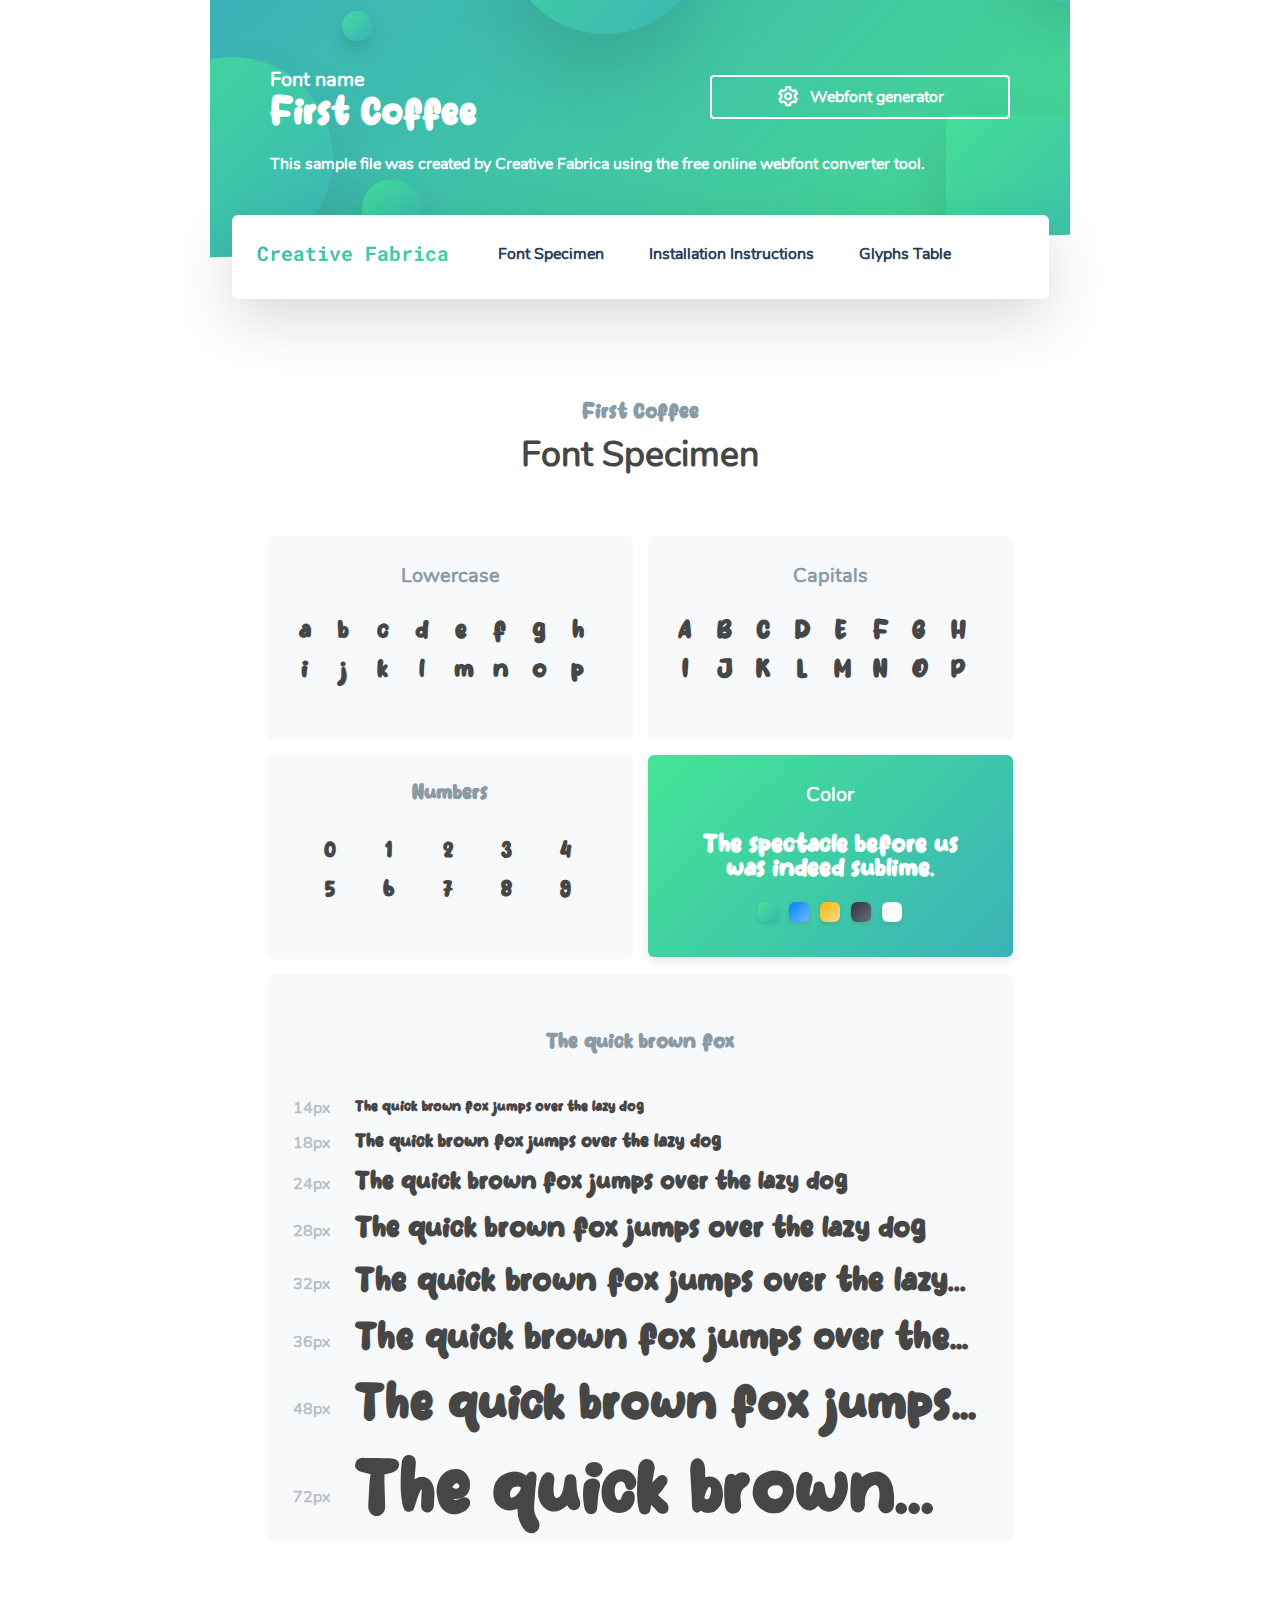
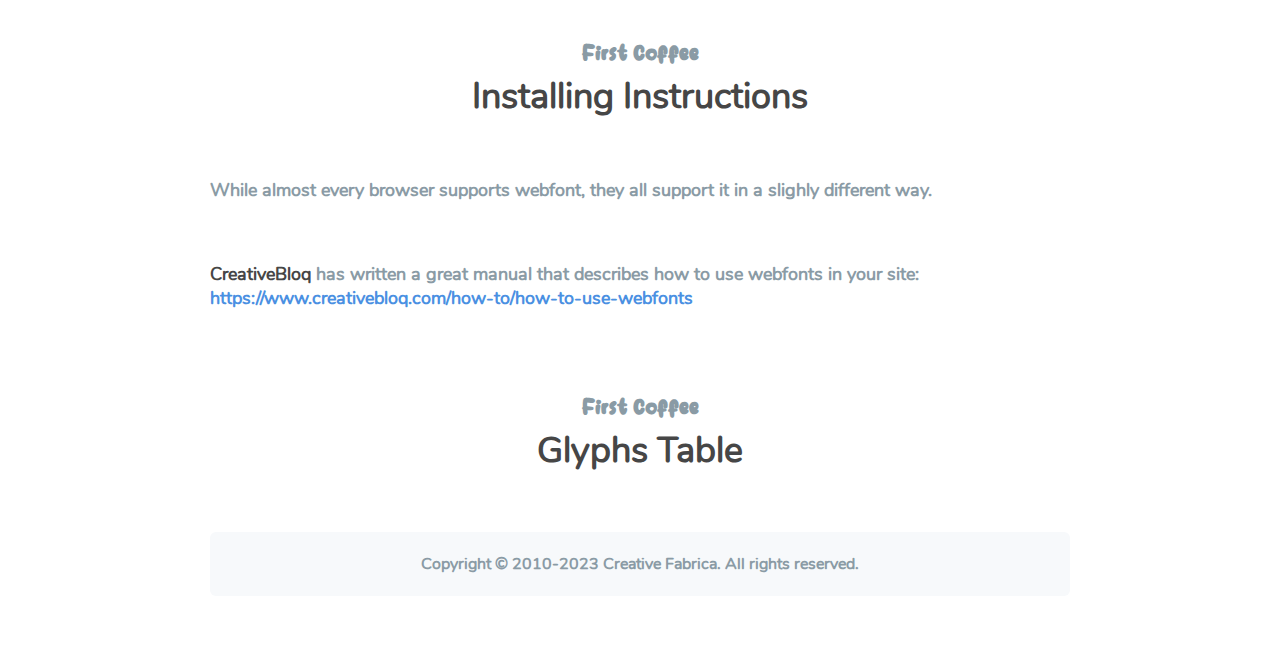
<file: font/index.html>
<!DOCTYPE html>
<html lang="en">
<head>
    <meta charset="UTF-8">
    <meta http-equiv="X-UA-Compatible" content="ie=edge">
    <meta name="viewport" content="width=device-width">
    <title>Webfont Specimen First Coffee by Creative Fabrica</title>
    <link rel="stylesheet" href="First Coffee.css">
    <link rel="stylesheet" href="./specimen_files/css/boxicons.min.css">
    <link rel="stylesheet" href="./specimen_files/css/style.css">
    <link rel="icon" href="./specimen_files/images/favicon.png">
    <style>
        body {
            font-family: 'First Coffee';
            font-weight: Regular;
        }
    </style>
</head>
<body>
    <div class="cover-section c-section">
		<div class="cover-section_cta">
			<div class="c-row">
				<div class="c-row_column">
					<h1 class="cover-section_headline">
						<span class="cover-section_headline--smaller keep-page-font">Font name</span> <br>
						First Coffee
					</h1>
				</div>
				<div class="c-row_column c-row_column--align-right center-vertical c-row_column--no-margin-right ">
					<a class="l-button l-button--outlined btn-animated-top-bottom" href="https://www.creativefabrica.com/webfont-generator/" target="_blank">
						<div class="l-button_icon">
							<i class="icon-animated-top-bottom bx bx-cog"></i>
						</div>
						<div class="l-button_text keep-page-font">Webfont generator</div>
					</a>
				</div>
			</div>
			<p class="cover-section_description keep-page-font">
				This sample file was created by Creative Fabrica using the free online webfont converter tool.
			</p>
		</div>
		<div class="l-parallax">
            <img style="top: 35%; left: -18%;" class="l-parallax_item" data-parallax-translate="100" src="./specimen_files/images/Circle_5.svg" alt="">
			<img style="top: 55%; left: 13%;" class="l-parallax_item" data-parallax-translate="200" src="./specimen_files/images/Circle_3.svg" alt="">
			<img style="top: 75%; left: 13%;" class="l-parallax_item" data-parallax-translate="50" src="./specimen_files/images/Circle_2.svg" alt="">
			<img style="top: -71%; left: 25%;" class="l-parallax_item" data-parallax-translate="30" src="./specimen_files/images/Circle_1.svg" alt="">
			<img style="top: 70%; right: -10%;" class="l-parallax_item" data-parallax-translate="150" src="./specimen_files/images/Rectangle_2.svg" alt="">
			<img style="top: -15%; right: -15%;" class="l-parallax_item" data-parallax-translate="180" src="./specimen_files/images/Circle_4.svg" alt="">
		</div>
	</div>

	<!-- Navigation -->
	<div class="top-navigation-section c-section">
		<div class="top-navigation">
			<div class="nav-component left-side">
				<div class="logo-and-menu-btn">
					<div class="logo-box">
						<img src="./specimen_files/images/Logo.svg">
					</div>
					<button id="btn-trigger-top-nav" class="btn-menu-trigger">
						<span class="bx bx-menu"></span>
					</button>
				</div>
			</div>
			<div id="top-nav-responsive-menu" class="responsive-menu" top-nav-responsive-active="false">
				<div class="nav-component">
					<ul class="menu-list">
                        <li><a class="keep-page-font" href="#" onclick="scrollToSection('font-specimen_section', event)">Font Specimen</a></li>
						<li><a class="keep-page-font" href="#" onclick="scrollToSection('installing-section', event)">Installation Instructions</a></li>
						<li><a class="keep-page-font" href="#" onclick="scrollToSection('glyph-section', event)">Glyphs Table</a></li>
					</ul>
				</div>
			</div>
		</div>
	</div>

	<div class="font-specimen_section c-section">
		<h3 class="c-section_subtitle">First Coffee</h3>
		<h2 class="c-section_headline keep-page-font">Font Specimen</h2>
		<div class="fs-section_boxes">
			<div class="c-row--inline">
				<div class="c-row_column">
					<div class="fs-section_box">
						<p class="fs-section_box-title keep-page-font">Lowercase</p>
						<div class="fs-section-chars-box fs-section-char-box--lowercase">
							<div class="fs-section-char-box">
								<p class="fs-section-char">a</p>
							</div>
							<div class="fs-section-char-box">
								<p class="fs-section-char">b</p>
							</div>
							<div class="fs-section-char-box">
								<p class="fs-section-char">c</p>
							</div>
							<div class="fs-section-char-box">
								<p class="fs-section-char">d</p>
							</div>
							<div class="fs-section-char-box">
								<p class="fs-section-char">e</p>
							</div>
							<div class="fs-section-char-box">
								<p class="fs-section-char">f</p>
							</div>
							<div class="fs-section-char-box">
								<p class="fs-section-char">g</p>
							</div>
							<div class="fs-section-char-box fs-section-char-box--no-margin">
								<p class="fs-section-char">h</p>
							</div>
							<div class="fs-section-char-box">
								<p class="fs-section-char">i</p>
							</div>
							<div class="fs-section-char-box">
								<p class="fs-section-char">j</p>
							</div>
							<div class="fs-section-char-box">
								<p class="fs-section-char">k</p>
							</div>
							<div class="fs-section-char-box">
								<p class="fs-section-char">l</p>
							</div>
							<div class="fs-section-char-box">
								<p class="fs-section-char">m</p>
							</div>
							<div class="fs-section-char-box">
								<p class="fs-section-char">n</p>
							</div>
							<div class="fs-section-char-box">
								<p class="fs-section-char">o</p>
							</div>
							<div class="fs-section-char-box fs-section-char-box--no-margin">
								<p class="fs-section-char">p</p>
							</div>

							<!-- Clear float -->
							<div class="clear-fix"></div>

						</div>
					</div>
				</div>
				<div class="c-row_column c-row_column--no-margin-right">
					<div class="fs-section_box">
						<p class="fs-section_box-title keep-page-font">Capitals</p>
						<div class="fs-section-chars-box fs-section-char-box--uppercase">
							<div class="fs-section-char-box">
								<p class="fs-section-char">a</p>
							</div>
							<div class="fs-section-char-box">
								<p class="fs-section-char">b</p>
							</div>
							<div class="fs-section-char-box">
								<p class="fs-section-char">c</p>
							</div>
							<div class="fs-section-char-box">
								<p class="fs-section-char">d</p>
							</div>
							<div class="fs-section-char-box">
								<p class="fs-section-char">e</p>
							</div>
							<div class="fs-section-char-box">
								<p class="fs-section-char">f</p>
							</div>
							<div class="fs-section-char-box">
								<p class="fs-section-char">g</p>
							</div>
							<div class="fs-section-char-box fs-section-char-box--no-margin">
								<p class="fs-section-char">h</p>
							</div>
							<div class="fs-section-char-box">
								<p class="fs-section-char">i</p>
							</div>
							<div class="fs-section-char-box">
								<p class="fs-section-char">j</p>
							</div>
							<div class="fs-section-char-box">
								<p class="fs-section-char">k</p>
							</div>
							<div class="fs-section-char-box">
								<p class="fs-section-char">l</p>
							</div>
							<div class="fs-section-char-box">
								<p class="fs-section-char">m</p>
							</div>
							<div class="fs-section-char-box">
								<p class="fs-section-char">n</p>
							</div>
							<div class="fs-section-char-box">
								<p class="fs-section-char">o</p>
							</div>
							<div class="fs-section-char-box fs-section-char-box--no-margin">
								<p class="fs-section-char">p</p>
							</div>

							<!-- Clear float -->
							<div class="clear-fix"></div>

						</div>
					</div>
				</div>
			</div>
			<div class="c-row--inline">
				<div class="c-row_column">
					<div class="fs-section_box">
						<p class="fs-section_box-title">Numbers</p>
						<div class="fs-section-chars-box fs-section-char--numbers">
							<div class="fs-section-char-box fs-section-char-box--number">
								<p class="fs-section-char">0</p>
							</div>
							<div class="fs-section-char-box fs-section-char-box--number">
								<p class="fs-section-char">1</p>
							</div>
							<div class="fs-section-char-box fs-section-char-box--number">
								<p class="fs-section-char">2</p>
							</div>
							<div class="fs-section-char-box fs-section-char-box--number">
								<p class="fs-section-char">3</p>
							</div>
							<div class="fs-section-char-box fs-section-char-box--number fs-section-char-box--no-margin">
								<p class="fs-section-char">4</p>
							</div>
							<div class="fs-section-char-box fs-section-char-box--number">
								<p class="fs-section-char">5</p>
							</div>
							<div class="fs-section-char-box fs-section-char-box--number">
								<p class="fs-section-char">6</p>
							</div>
							<div class="fs-section-char-box fs-section-char-box--number">
								<p class="fs-section-char">7</p>
							</div>
							<div class="fs-section-char-box fs-section-char-box--number">
								<p class="fs-section-char">8</p>
							</div>
							<div class="fs-section-char-box fs-section-char-box--number fs-section-char-box--no-margin">
								<p class="fs-section-char">9</p>
							</div>

							<!-- Clear float -->
							<div class="clear-fix"></div>

						</div>
					</div>
				</div>
				<div class="c-row_column c-row_column--no-margin-right">
					<div class="fs-section_switch-color-box fs-section_box fs-section_box--color-box">
						<p class="fs-section_box-title color-white fs-switch-box_font-color keep-page-font">Color</p>
						<p class="fs-section_subtext color-white fs-switch-box_font-color">
							The spectacle before us <br class="break-line">was indeed sublime.
						</p>
						<div class="fs-section_color-buttons">
							<button class="fs-section_color_button fs-section_color_button--green"
							        data-color-one="#43E695" data-color-two="#3BB2B8" data-font-color="#ffffff"></button>

							<button class="fs-section_color_button fs-section_color_button--blue"
									data-color-one="#72B8FE" data-color-two="#0081FF" data-font-color="#ffffff"></button>

							<button class="fs-section_color_button fs-section_color_button--yellow"
									data-color-one="#EEBB00" data-color-two="#FFD796" data-font-color="#ffffff"></button>

							<button class="fs-section_color_button fs-section_color_button--black"
									data-color-one="#656D78" data-color-two="#2F3640" data-font-color="#ffffff"></button>

							<button class="fs-section_color_button fs-section_color_button--white"
									data-color-one="#FFFFFF" data-color-two="#F9F9F9" data-font-color="#4d545f"></button>
						</div>
					</div>
				</div>
			</div>
		</div>
	</div>

	<div class="size-example-section c-section">
		<h3 class="c-section_subtitle">The quick brown fox</h3>
		<div class="size-example-section_scroll-content">
			<ul class="size-example-section_list">
				<li class="size-example-section_item">
					<span class="size-example-section_example-size keep-page-font">14px</span>
					<p class="size-example-section_preview size-example--14">
						The quick brown fox jumps over the lazy dog
					</p>
				</li>
				<li class="size-example-section_item">
					<span class="size-example-section_example-size keep-page-font">18px</span>
					<p class="size-example-section_preview size-example size-example--18">
						The quick brown fox jumps over the lazy dog
					</p>
				</li>
				<li class="size-example-section_item">
					<span class="size-example-section_example-size keep-page-font">24px</span>
					<p class="size-example-section_preview size-example size-example--24">
						The quick brown fox jumps over the lazy dog
					</p>
				</li>
				<li class="size-example-section_item">
					<span class="size-example-section_example-size keep-page-font">28px</span>
					<p class="size-example-section_preview size-example size-example--28">
						The quick brown fox jumps over the lazy dog
					</p>
				</li>
				<li class="size-example-section_item">
					<span class="size-example-section_example-size keep-page-font">32px</span>
					<p class="size-example-section_preview size-example size-example--32">
						The quick brown fox jumps over the lazy...
					</p>
				</li>
				<li class="size-example-section_item">
					<span class="size-example-section_example-size keep-page-font">36px</span>
					<p class="size-example-section_preview size-example size-example--36">
						The quick brown fox jumps over the...
					</p>
				</li>
				<li class="size-example-section_item">
					<span class="size-example-section_example-size keep-page-font">48px</span>
					<p class="size-example-section_preview size-example size-example--48">
						The quick brown fox jumps...
					</p>
				</li>
				<li class="size-example-section_item">
					<span class="size-example-section_example-size keep-page-font">72px</span>
					<p class="size-example-section_preview size-example size-example--72">
						The quick brown...
					</p>
				</li>
			</ul>
		</div>

	</div>

    <div class="installing-section c-section">
		<h3 class="c-section_subtitle">First Coffee</h3>
		<h2 class="c-section_headline keep-page-font">Installing Instructions</h2>
		<p class="installing-section_top-paragraph c-section_paragraph c-section_paragraph--light keep-page-font">
			While almost every browser supports webfont, they all support it in a slighly different way.
		</p>
		<p class="installing-section_top-paragraph c-section_paragraph c-section_paragraph--light keep-page-font">
			<span class="installing-section_dark-span keep-page-font">CreativeBloq</span>
			has written a great manual that describes how to use webfonts in your site:
			<a class="installing-section_link keep-page-font" href="https://www.creativebloq.com/how-to/how-to-use-webfonts" target="_blank">
				https://www.creativebloq.com/how-to/how-to-use-webfonts
			</a>
		</p>
	</div>

	<div class="glyph-section c-section">
		<h3 class="c-section_subtitle">First Coffee</h3>
		<h2 class="c-section_headline keep-page-font">Glyphs Table</h2>
		<div class="glyph-section_table">
            
			<!-- Clear float -->
			<div class="clear-fix"></div>

		</div>
	</div>

	<div class="footer-section c-section">
		<p class="keep-page-font">Copyright &copy; 2010-2023 Creative Fabrica. All rights reserved.</p>
	</div>

	<script type="text/javascript" src="./specimen_files/javascript/parallax.js"></script>
	<script type="text/javascript" src="./specimen_files/javascript/responsive-menu.js"></script>
	<script type="text/javascript" src="./specimen_files/javascript/scroll-animation.js"></script>
	<script type="text/javascript" src="./specimen_files/javascript/color-switcher.js"></script>
</body>
</html>
</file>
<file: font/First Coffee.css>
@font-face {
    font-family: 'First Coffee';
    src: url('fonts/First-Coffee.eot');
    src: url('fonts/First-Coffee.eot?#iefix') format('embedded-opentype'),
         url('fonts/First-Coffee.woff2') format('woff2'),
         url('fonts/First-Coffee.woff') format('woff'),
         url('fonts/First-Coffee.ttf')  format('truetype'),
         url('fonts/First-Coffee.svg#First Coffee') format('svg');
}
</file>
<file: font/specimen_files/css/style.css>
/* Global definitions */

@font-face {
    font-family: 'Nunito';
    src: url('../fonts/Nunito-Regular.eot');
    src: url('../fonts/Nunito-Regular.eot?#iefix') format('embedded-opentype'),
         url('../fonts/Nunito-Regular.woff2') format('woff2'),
         url('../fonts/Nunito-Regular.woff') format('woff'),
         url('../fonts/Nunito-Regular.ttf')  format('truetype'),
         url('../fonts/Nunito-Regular.svg#Nunito') format('svg');
}

body {
	font-family: "Nunito", sans-serif;
	margin: 0;
}

.c-row {
	display: flex;
}

.c-row--inline {
	display: inline-flex;
}

.c-row_column {
	margin-right: 15px;
}

.c-row_column--align-right {
	margin-left: auto;
}

.c-row_column--no-margin-right {
	margin-right: 0 !important;
}

.center-vertical {
	display: inline-flex;
	align-items: center;
}

.c-section {
	width: 860px;
	margin: auto;
	box-sizing: border-box;
	padding-top: 60px;
}

.c-section_subtitle {
	color: #8A9BA5;
	font-size: 20px;
	font-weight: 800;
	line-height: 20px;
	text-align: center;
	margin: 0;
}

.c-section_headline {
	color: #464646;
	font-size: 36px;
	font-weight: 800;
	line-height: 42px;
	text-align: center;
	margin-top: 10px;
}

.c-section_paragraph {
	font-weight: bold;
	color: #464646;
	font-size: 18px;
	line-height: 24px;
	margin: 30px 0;
}

.c-section_paragraph--light {
	color: #8A9BA5;
}

.c-section_paragraph--margin-top {
	margin-top: 20px;
}

.c-section_link {
	color: #4A90E2;
}

.c-section-code {
	border-radius: 6px;
	background-color: #F7F9FB;
	padding: 20px 0;
}

.c-section_code-block {
	margin-left: 20px;
}

.c-section_code-line {
	color: #8A9BA5;
	font-size: 16px;
	font-weight: 800;
	line-height: 24px;
	margin: 0;
}

.l-button {
	width: 300px;
	height: 44px;
	display: inline-flex;
	align-items: center;
	justify-content: center;
	text-decoration: none;
	border: none;
	border-radius: 4px;
	box-sizing: border-box;
	transition: all 0.3s ease;
}

.l-button_icon {
	display: flex;
	align-items: center;
	margin-right: 10px;
	font-size: 24px;
	color: #FFFFFF;
}

.l-button_text {
	font-size: 16px;
	font-weight: bold;
	line-height: 22px;
	color: #FFFFFF;
}

.l-button--outlined {
	border: 2px solid #FFFFFF;
}

.l-button-green {
	background: linear-gradient(135deg, #54D169 0%, #AFF57A 100%);
}

.l-button-black {
	background: linear-gradient(270deg, #7B848F 1.88%, #414A57 100%);
}

.l-button-black:hover,
.l-button-green:hover {
	box-shadow: 0 8px 20px 0 rgba(42,34,64,.20);
}

.l-button--disabled {
	opacity: 0.4;
}

.btn-animated-top-bottom {
	overflow: hidden;
}

.btn-animated-top-bottom:hover {
	overflow: hidden;
}

.icon-animated-top-bottom {
	position: relative;
}

.btn-animated-top-bottom:hover .icon-animated-top-bottom {
	animation: animated-icon-top-bottom 0.6s 1 !important;
}

@keyframes animated-icon-top-bottom {
	0% {
		top: 0;
		opacity: 0.4;
	}
	35% {
		top: -50px;
		opacity: 0;
	}
	50% {
		opacity: 0;
		top: 50px;
	}
	70% {
		top: 0;
		opacity: 1;
	}
}

@media only screen and (max-width: 350px) {
	.l-button {
		width: auto;
		padding: 0 10px;
	}
}

.l-parallax {
	position: absolute;
	width: 100%;
	height: 100%;
	z-index: 90;
	left: 0;
	top: 0;
}
.l-parallax_item {
	position: absolute;
}

.clear-fix {
	clear: both;
}

.color-white {
	color: #fff !important;
}

.keep-page-font {
	font-family: "Nunito", sans-serif !important;
}


/* Cover section */
.cover-section {
	background: linear-gradient(315deg, #46D990 0%, #3BB2B8 100%);
	height: 260px;
	overflow: hidden;
	position: relative;
	padding: 60px;
}
.cover-section::after {
 	content: "";
    position: absolute;
    bottom: -80px;
    left: 0;
    width: 110%;
    height: 95px;
    background: #ffffff;
    display: block;
    transform: rotate(-1.5deg);
    z-index: 999;
}
.cover-section_cta {
	position: relative;
	z-index: 100;
}
.cover-section_headline {
	color: #fff;
	font-size: 36px;
	font-weight: 800;
	line-height: 36px;
	margin: 0;
}
.cover-section_headline--smaller {
	font-size: 20px;
}

.cover-section_description {
	color: #ffffff;
	font-size: 16px;
	font-weight: 800;
	line-height: 20px;
	margin: 20px 0 0;
}

@media only screen and (max-width: 880px) {
	.c-section {
		width: 100%;
		margin: auto;
	}
	.cover-section {
	    height: auto;
	}
	.cover-section .c-row {
		display: block;
	}
	.cover-section .c-row .l-button {
		margin: 15px 0;
	}
}

@media only screen and (max-width: 750px) {
	.cover-section {
		padding: 30px 20px 60px;
	}
	.cover-section .l-parallax {
		display: none;
	}
}

/* Top navigation */
.top-navigation-section {
	padding: 0;
	position: relative;
    top: -45px;
    z-index: 9999;
    text-align: center;
}

.top-navigation {
  width: 95%;
  height: 84px;
  border-radius: 6px;
  background-color: #FFFFFF;
  box-shadow: 0 20px 60px 0 rgba(0, 0, 0, 0.15);
  display: inline-flex;
  align-items: center;
}

.top-navigation .left-side {
  margin: auto 25px;
}

.top-navigation .left-side .logo-and-menu-btn {
  display: inline-flex;
  align-items: center;
}

.top-navigation .left-side .logo-and-menu-btn .btn-menu-trigger {
  height: 30px;
  width: 30px;
  background: #43cd9c;
  border: none;
  border-radius: 5px;
  border-bottom: 3px solid #3db9b1;
  display: flex;
  align-items: center;
  justify-content: center;
  outline: none;
  display: none;
}

.top-navigation .left-side .logo-and-menu-btn .btn-menu-trigger .bx {
  font-size: 12px;
  color: #fff;
}

.top-navigation .responsive-menu {
  display: inline-flex;
  width: 100%;
}

.top-navigation .responsive-menu .nav-component .menu-list {
  list-style: none;
  padding-left: 0;
  margin-left: 25px;
}

.top-navigation .responsive-menu .nav-component .menu-list li {
  display: inline-block;
  margin-right: 40px;
  text-align: left;
}

.top-navigation .responsive-menu .nav-component .menu-list li a {
  color: #263D57;
  font-size: 16px;
  font-weight: bold;
  line-height: 22px;
  text-decoration: none;
  transition: all 0.3s ease;
}

.top-navigation .responsive-menu .nav-component .menu-list li a:hover {
  color: #FD8409;
}

.top-navigation .responsive-menu .nav-component .menu-list li a::after {
  content: "";
  display: block;
  height: 4px;
  width: auto;
  border-radius: 6px;
  background: #FD8409;
  margin-top: 2px;
  visibility: hidden;
  opacity: 0;
  transition: all 0.3s ease;
}

.top-navigation .responsive-menu .nav-component .menu-list li a:hover::after {
  visibility: visible;
  opacity: 1;
}

.top-navigation .responsive-menu .nav-component .menu-list .show-on-mobile {
  display: none;
}

.top-navigation .right-side {
  margin: 0 20px 0 auto;
}

@media only screen and (max-width: 1100px) {
  .top-navigation {
    display: inline-block;
    height: auto;
    border-radius: 4px;
    overflow: hidden;
  }
  .top-navigation .left-side {
    width: auto;
    display: block;
    padding: 10px 20px;
    margin: 0;
    border-bottom: 1px solid #f9f9f9;
  }
  .top-navigation .left-side .logo-and-menu-btn {
    width: 100%;
  }
  .top-navigation .left-side .logo-and-menu-btn .btn-menu-trigger {
    display: flex !important;
    margin-left: auto;
  }
  .top-navigation .responsive-menu {
    display: block;
    height: 0;
  }
  .top-navigation .responsive-menu .center-side {
    display: block;
  }
  .top-navigation .responsive-menu .nav-component .menu-list {
    padding: 0;
    margin: 0;
  }
  .top-navigation .responsive-menu .nav-component .menu-list li {
    display: block;
    margin-right: 0;
  }
  .top-navigation .responsive-menu .nav-component .menu-list li a {
    display: block;
    padding: 8px 15px;
  }
  .top-navigation .responsive-menu .nav-component .menu-list li a .break-line {
  	display: none;
  }
  .top-navigation .responsive-menu .nav-component .menu-list li a:after {
    content: none;
  }
  .top-navigation .responsive-menu .nav-component .menu-list li a:hover {
    background: #f9f9f9;
  }
  .top-navigation .right-side {
    margin: 0 0 0 10px;
  }
}

@media only screen and (max-width: 1100px) {
	.top-navigation .left-side .logo-and-menu-btn .logo-box img {
		width: 200px;
	}
}


/* Font Specimen */
.fs-section_boxes {
	margin-top: 60px;
	text-align: center;
}

.fs-section_box {
	height: auto;
	width: 365px;
	border-radius: 6px;
	background-color: #F7F9FB;
	box-sizing: border-box;
	text-align: center;
	margin-bottom: 15px;
}

.fs-section_box--color-box {
	background: linear-gradient(135deg, #43E695 0%, #3BB2B8 100%);
	box-shadow: 0 4px 10px 0 rgba(0,0,0,0.1);
}

.fs-section_box-title {
	color: #8A9BA5;
	font-size: 20px;
	font-weight: 800;
	line-height: 20px;
	margin: 0;
	padding-top: 30px;
}

.fs-section-chars-box {
	display: inline-block;
	margin: 35px 30px;
}

.fs-section-char--numbers {
	margin: 35px 55px;
}

.fs-section-char-box--lowercase {
	text-transform: lowercase;
}

.fs-section-char-box--uppercase {
	text-transform: uppercase;
}

.fs-section-char-box {
	float: left;
	height: 24px;
	width: 14px;
	margin-right: 25px;
	margin-bottom: 15px;
}

.fs-section-char {
	color: #464646;
	font-size: 24px;
	font-weight: bold;
	line-height: 24px;
	margin: 0;
}

.fs-section-char-box--no-margin {
	margin-right: 0 !important;
}

.fs-section-char-box--number {
	margin-right: 45px;
}

.fs-section_subtext {
	font-size: 24px;
	font-weight: bold;
	line-height: 24px;
	text-align: center;
	margin: 30px 0 0;
}

.fs-section_color-buttons {
	margin: 16px auto 30px;
	display: inline-block;
}

.fs-section_color_button {
	height: 20px;
	width: 20px;
	border: none;
	border-radius: 6px;
	box-shadow: 0 2px 4px 0 rgba(0,0,0,0.1);
	cursor: pointer;
	margin: 3px;
}

.fs-section_color_button--green {
	background: linear-gradient(135deg, #43E695 0%, #3BB2B8 100%);
}
.fs-section_color_button--blue {
	background: linear-gradient(315deg, #72B8FE 0%, #0081FF 100%);
}
.fs-section_color_button--yellow {
    background: linear-gradient(135deg, #EEBB00 0%, #FFD796 100%);
}
.fs-section_color_button--black {
	background: linear-gradient(315deg, #656D78 0%, #2F3640 100%);
}
.fs-section_color_button--white {
	background: linear-gradient(315deg, #FFFFFF 0%, #F9F9F9 100%);
}

@media only screen and (max-width: 850px) {
	.fs-section_boxes .c-row--inline {
		display: block;
	}
	.fs-section_boxes .c-row_column {
		display: inline-block;
	}
}

@media only screen and (max-width: 440px) {
	.fs-section_boxes .c-row_column {
		margin: 0;
	}
	.fs-section_box {
		width: 300px;
	}
	.fs-section-char {
		font-size: 19px;
	}
	.fs-section-char-box {
		margin-right: 18px;
	}
	.fs-section-char--numbers {
	   margin: 35px 79px;
	}
}

/* Font size preview */
.size-example-section {
	width: 745px;
	border-radius: 6px;
	background-color: #F7F9FB;
	margin: auto;
}

.size-example-section_list {
	margin: 45px 0;
	list-style: none;
	padding: 0;
}

.size-example-section_item {
	display: flex;
	align-items: center;
	margin-bottom: 15px;
}

.size-example-section_example-size {
	color: #B8C0C5;
	font-size: 16px;
	font-weight: bold;
	line-height: 14px;
	padding: 0 25px;
}

.size-example-section_preview {
	margin: 0;
	color: #464646;
	font-weight: bold;
}

.size-example--14 {
	font-size: 14px;
}
.size-example--18 {
	font-size: 18px;
}
.size-example--24 {
	font-size: 24px;
}
.size-example--28 {
	font-size: 28px;
}
.size-example--32 {
	font-size: 32px;
}
.size-example--36 {
	font-size: 36px;
}
.size-example--48 {
	font-size: 48px;
}
.size-example--72 {
	font-size: 72px;
}

@media only screen and (max-width: 770px) {
	.size-example-section {
		width: 100% !important;
		overflow: hidden;
	}
	.size-example-section_scroll-content {
		overflow-x: scroll;
	}
	.size-example-section_list {
		width: 745px;
	}

}

/* Installing Instruction */
.installing-section_top-paragraph {
	margin: 60px 0 30px 0;
}
.installing-section_dark-span {
	color: #464646;
}

.installing-section_link {
	color: #4A90E2;
	text-decoration: none;
}

.qa_steps-list {
	padding: 0;
	margin-bottom: 30px;
	list-style: none;
}

.qa_step {
	display: flex;
	align-items: center;
}

.qa_step-number {
	height: 60px;
	width: 60px;
	border-radius: 6px;
	background: linear-gradient(315deg, #46D990 0%, #3BB2B8 100%);
	box-shadow: 0 20px 40px 0 rgba(0,0,0,0.25);
	text-align: center;
	line-height: 60px;
	color: #FFFFFF;
	font-size: 24px;
	font-weight: 800;
}

.qa_step-question {
	margin-left: 20px;
	color: #464646;
	font-size: 20px;
	font-weight: 800;
	line-height: 24px;
}

@media only screen and (max-width: 880px) {
	.installing-section {
		padding-left: 20px;
		padding-right: 20px;
	}
	.qa_step-number {
		height: 40px;
    	width: 40px;
    	line-height: 40px;
    	font-size: 18px;
	}
	.qa_step-question {
		font-size: 18px;
		margin-left: 10px;
	}
	.installing-section .c-section_paragraph {
		font-size: 16px;
	}
	.installing-section .c-section-code {
		overflow-x: scroll;
	}
	.installing-section .c-section_code-block {
		width: 800px;
	}
}

@media only screen and (max-width: 500px) {
	.qa_step {
		display: block;
	}
	.qa_step-question {
		margin-left: 0;
	}
}

/*  Troubleshoot section */
.troubleshoot-section {
	border-radius: 6px;
	background: linear-gradient(315deg, #46D990 0%, #3BB2B8 100%);
	box-shadow: 0 20px 40px 0 rgba(0,0,0,0.25);
	padding: 60px 30px;
}

.troubleshoot-section .c-section_subtitle {
	opacity: 0.5;
	color: #ffffff;
}

.troubleshoot-section .c-section_headline {
	color: #FFFFFF;
}

.troubleshoot-section_description {
	opacity: 0.75;
	color: #FFFFFF;
	font-size: 16px;
	font-weight: 800;
	line-height: 24px;
}

.troubleshoot-section .qa_step-number {
	width: 24px;
	height: 24px;
	background: none;
	color: #fff;
	font-size: 24px;
	line-height: 24px;
	box-shadow: none;
	font-weight: 400;
}

.troubleshoot-section .qa_step-question {
	color: #fff;
    margin-left: 15px;
    font-size: 20px;
}

.troubleshoot-section .c-section_paragraph {
	margin: 0;
	opacity: 0.75;
	color: #fff;
	font-size: 16px;
}

@media only screen and (max-width: 500px) {
	.troubleshoot-section .qa_step-number {
		display: none;
	}
	.troubleshoot-section .qa_step-question {
		margin-left: 0;
	}
}

/* Glyph section */
.glyph-section_glyph_box {
	float: left;
	margin: 0 15px 15px 0;
}
.glyph-section_sign {
	height: 61px;
	width: 61px;
	border-radius: 6px;
	background: #F7F9FB;
	display: flex;
	align-items: center;
	justify-content: center;
	color: #464646;
	font-size: 24px;
	font-weight: 800;
	line-height: 24px;
}

.glyph-section_code {
	height: 31px;
	width: 61px;
	border-radius: 6px;
	background-color: #F7F9FB;
	box-shadow: 0 4px 8px 0 rgba(0,0,0,0.1);
	margin-top: 10px;
	display: flex;
	align-items: center;
	justify-content: center;
	color: #464646;
	font-size: 14px;
	font-weight: bold;
	line-height: 14px;
}

@media only screen and (max-width: 950px) {
	.glyph-section {
		width: 95%;
		margin: auto;
	}
	.glyph-section_table {
		padding-left: 20px;
	}
}

/* Footer section */
.footer-section {
	border-radius: 6px;
	background-color: #F7F9FB;
	padding: 20px 5px;
	margin: 60px auto;
}

.footer-section p {
	color: #8A9BA5;
	font-size: 16px;
	font-weight: 800;
	line-height: 24px;
	text-align: center;
	margin: 0;
}

@media only screen and (max-width: 530px) {
	.footer-section {
		margin-bottom: 0;
	}
	.footer-section p {
		font-size: 13px;
	}
}
</file>
